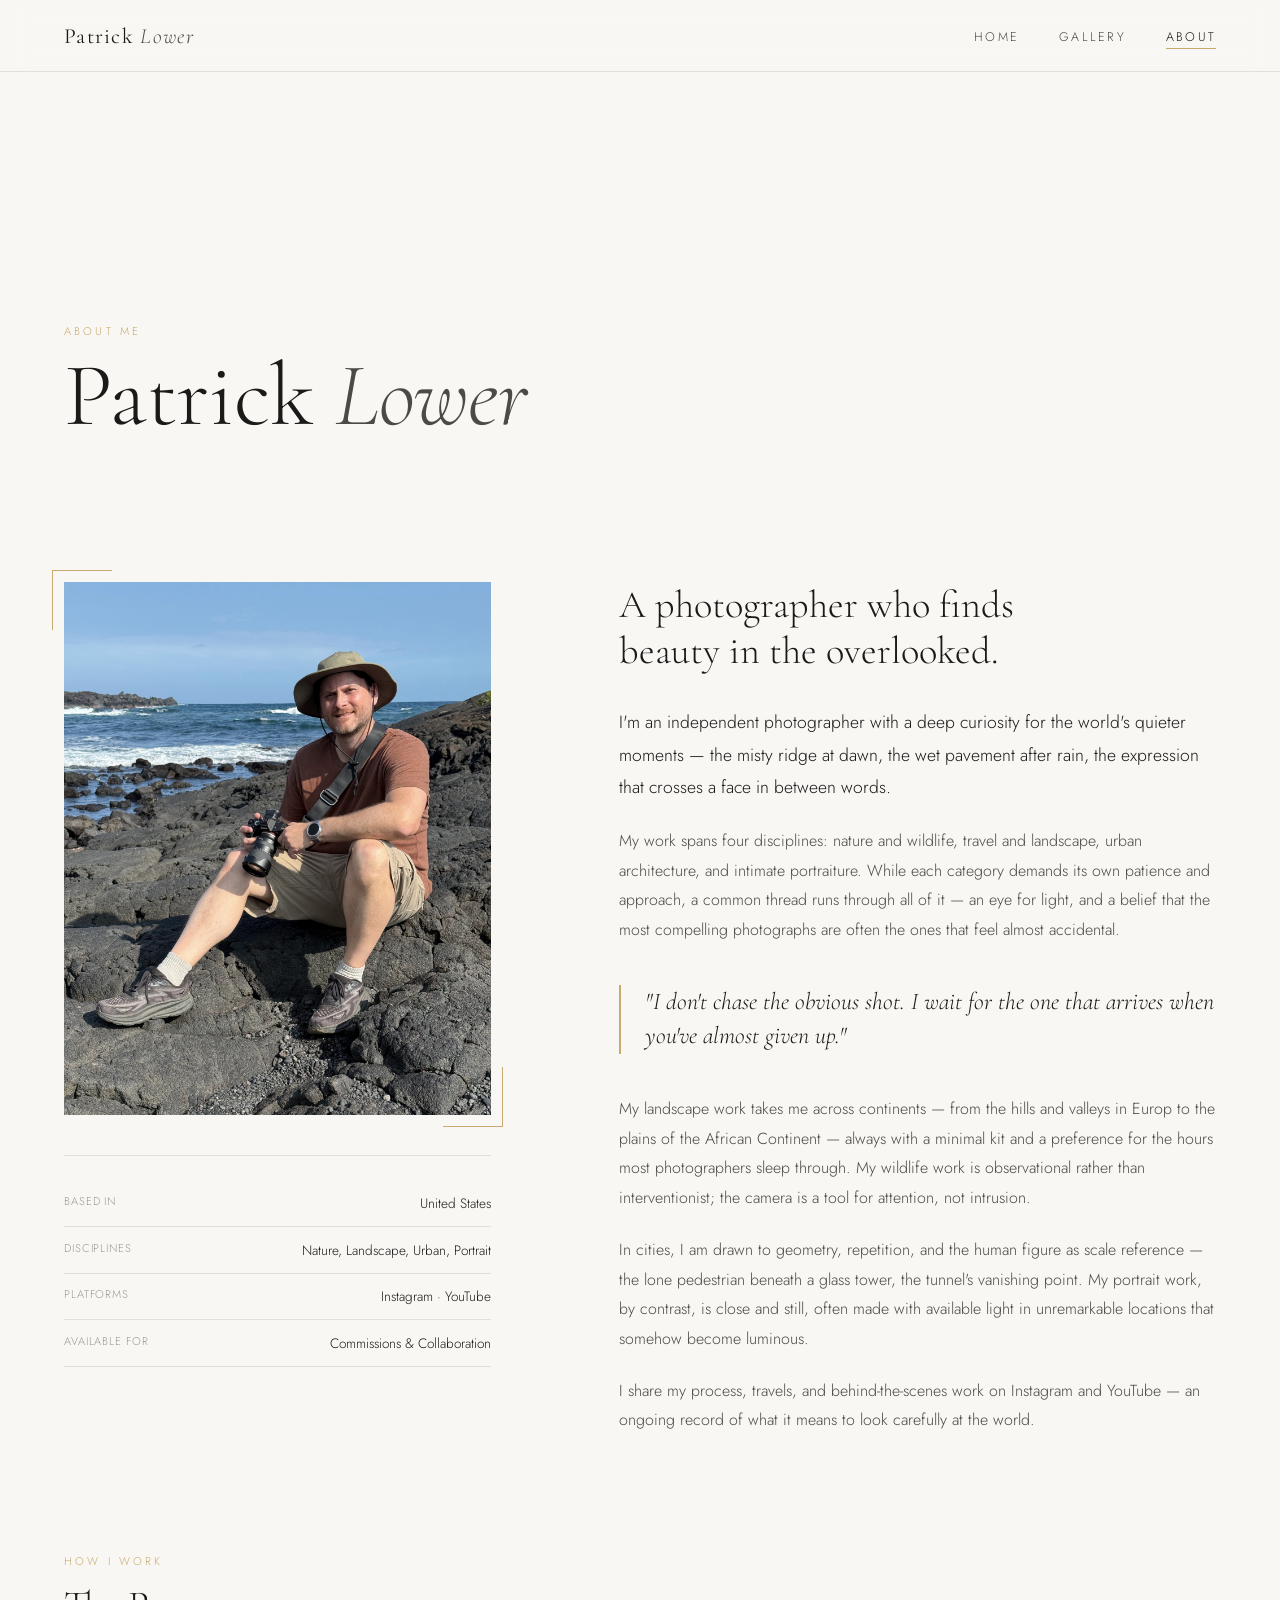
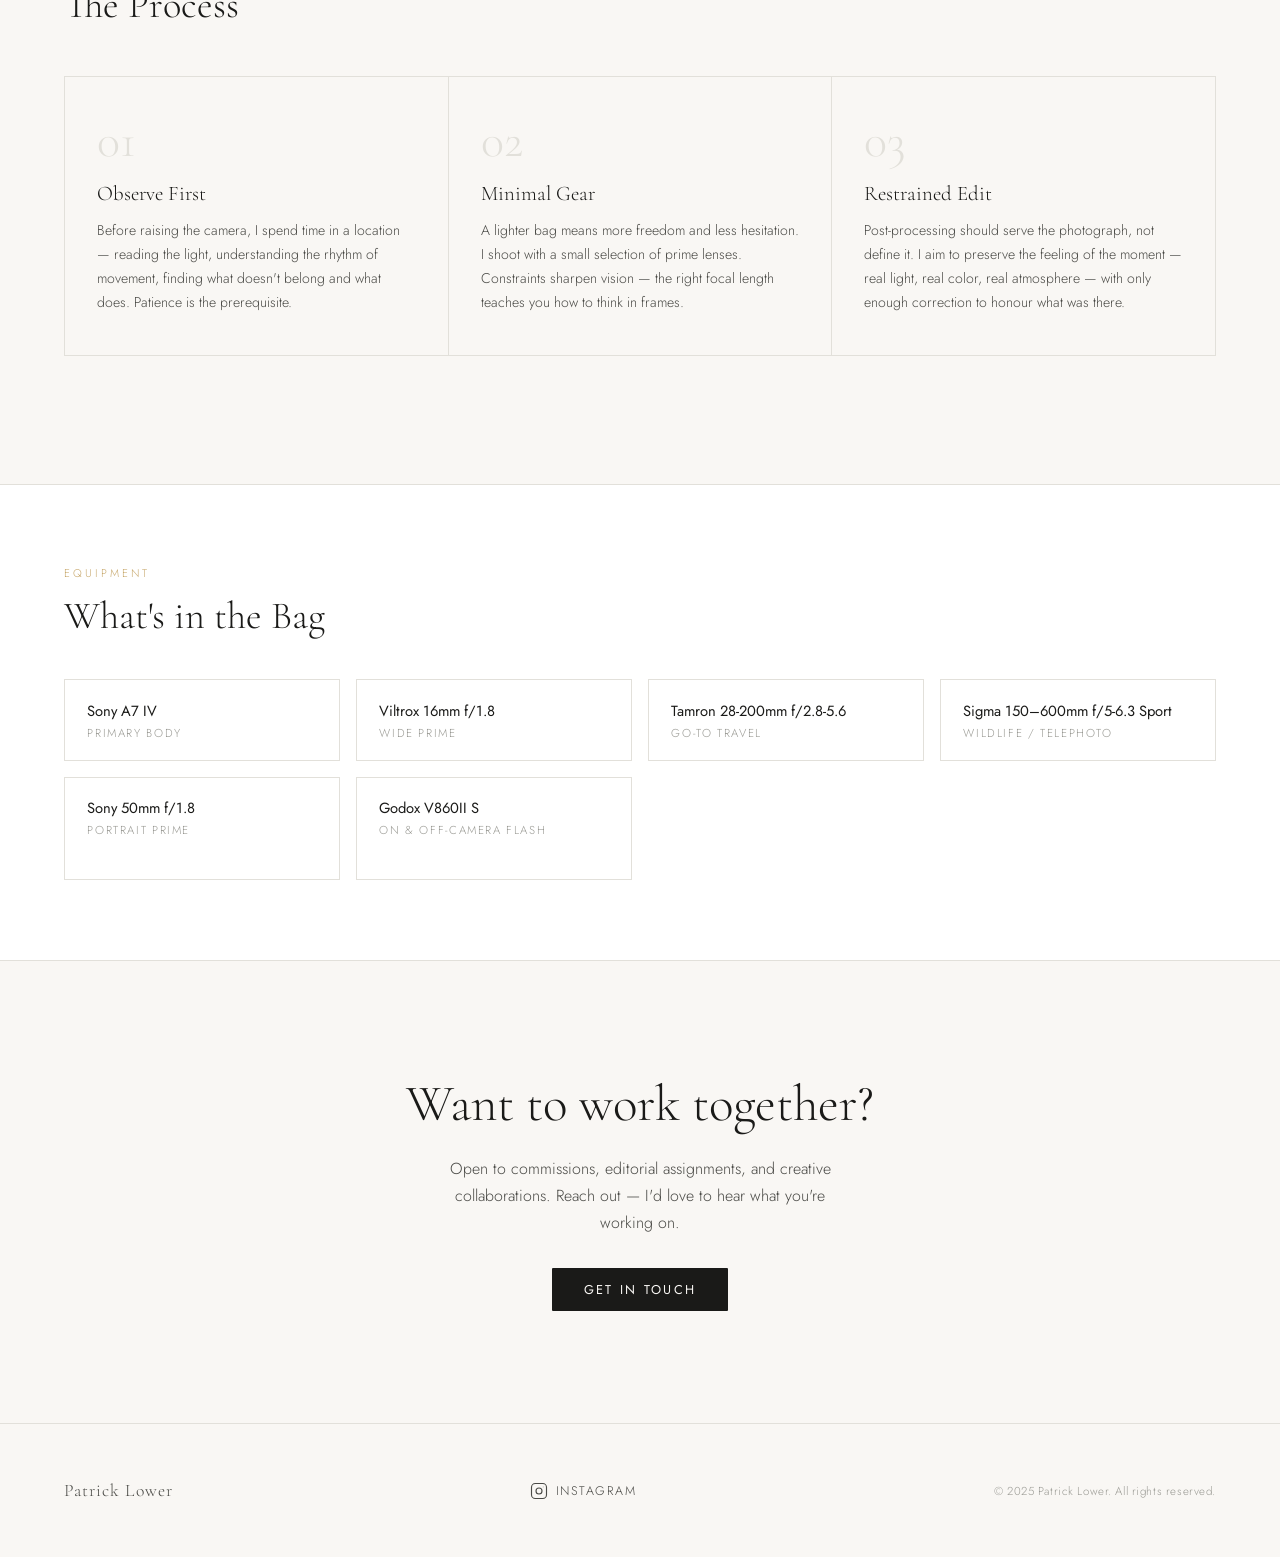
<file: about.html>
<!DOCTYPE html>
<html lang="en">
<head>
  <meta charset="UTF-8">
  <meta name="viewport" content="width=device-width, initial-scale=1.0">
  <title>About — Patrick Lower Photography</title>
  <meta name="description" content="Learn about Patrick Lower — fine art and documentary photographer based in the United States.">
  <link rel="canonical" href="https://www.patricklower.com/about.html">
  <link rel="stylesheet" href="style.css">
</head>
<body class="page-body">

<!-- NAV -->
<nav class="site-nav">
  <a href="index.html" class="nav-brand">Patrick <span>Lower</span></a>
  <ul class="nav-links">
    <li><a href="index.html">Home</a></li>
    <!--<li><a href="albums/nature.html">Nature</a></li>
    <li><a href="albums/landscape.html">Landscape</a></li>
    <li><a href="albums/urban.html">Urban</a></li>
    <li><a href="albums/portrait.html">Portrait</a></li>-->
    <li><a href="https://patricklowerphotography.shootproof.com/" target="_blank">Gallery</a></li>
    <li><a href="about.html">About</a></li>
  </ul>
  <button class="nav-toggle" aria-label="Menu">
    <span></span><span></span><span></span>
  </button>
</nav>

<!-- HERO -->
<section class="about-hero">
  <div class="about-hero-bg"></div>
  <div class="about-hero-content">
    <p class="section-eyebrow">About me</p>
    <h1 class="about-hero-name">Patrick <em>Lower</em></h1>
  </div>
</section>

<!-- MAIN BIO -->
<section class="about-main">

  <div class="about-portrait reveal">
    <div class="about-photo-wrap">
      <img
        src="/images/IMG_1995.jpg"
        alt="Patrick Lower — Photographer"
      >
    </div>
    <div class="quick-facts">
      <div class="fact-item">
        <span class="fact-label">Based In</span>
        <span class="fact-value">United States</span>
      </div>
      <div class="fact-item">
        <span class="fact-label">Disciplines</span>
        <span class="fact-value">Nature, Landscape, Urban, Portrait</span>
      </div>
      <div class="fact-item">
        <span class="fact-label">Platforms</span>
        <span class="fact-value">Instagram · YouTube</span>
      </div>
      <div class="fact-item">
        <span class="fact-label">Available For</span>
        <span class="fact-value">Commissions &amp; Collaboration</span>
      </div>
    </div>
  </div>

  <div class="about-bio">
    <h2 class="reveal">A photographer who finds<br>beauty in the overlooked.</h2>

    <p class="reveal">
      I'm an independent photographer with a deep curiosity for the world's quieter moments — 
      the misty ridge at dawn, the wet pavement after rain, the expression that crosses a face in between words.
    </p>

    <p class="reveal">
      My work spans four disciplines: nature and wildlife, travel and landscape, urban architecture, and 
      intimate portraiture. While each category demands its own patience and approach, a common thread runs 
      through all of it — an eye for light, and a belief that the most compelling photographs are often the 
      ones that feel almost accidental.
    </p>

    <blockquote class="pull-quote reveal">
      "I don't chase the obvious shot. I wait for the one that arrives when you've almost given up."
    </blockquote>

    <p class="reveal">
      My landscape work takes me across continents — from the hills and valleys in Europ to the 
      plains of the African Continent — always with a minimal kit and a preference for the hours most photographers sleep 
      through. My wildlife work is observational rather than interventionist; the camera is a tool for attention, 
      not intrusion.
    </p>

    <p class="reveal">
      In cities, I am drawn to geometry, repetition, and the human figure as scale reference — the lone 
      pedestrian beneath a glass tower, the tunnel's vanishing point. My portrait work, by contrast, is close 
      and still, often made with available light in unremarkable locations that somehow become luminous.
    </p>

    <p class="reveal">
      I share my process, travels, and behind-the-scenes work on Instagram and YouTube — an ongoing 
      record of what it means to look carefully at the world.
    </p>
  </div>

</section>

<!-- PROCESS -->
<section class="process">
  <div class="process-head reveal">
    <p class="section-eyebrow">How I Work</p>
    <h2 class="process-title">The Process</h2>
  </div>
  <div class="process-grid">
    <div class="process-card reveal">
      <div class="process-num">01</div>
      <div class="process-card-title">Observe First</div>
      <p class="process-card-text">Before raising the camera, I spend time in a location — reading the light, understanding the rhythm of movement, finding what doesn't belong and what does. Patience is the prerequisite.</p>
    </div>
    <div class="process-card reveal">
      <div class="process-num">02</div>
      <div class="process-card-title">Minimal Gear</div>
      <p class="process-card-text">A lighter bag means more freedom and less hesitation. I shoot with a small selection of prime lenses. Constraints sharpen vision — the right focal length teaches you how to think in frames.</p>
    </div>
    <div class="process-card reveal">
      <div class="process-num">03</div>
      <div class="process-card-title">Restrained Edit</div>
      <p class="process-card-text">Post-processing should serve the photograph, not define it. I aim to preserve the feeling of the moment — real light, real color, real atmosphere — with only enough correction to honour what was there.</p>
    </div>
  </div>
</section>

<!-- GEAR -->
<section class="gear-section">
  <div class="reveal">
    <p class="section-eyebrow">Equipment</p>
    <h2 class="gear-title">What's in the Bag</h2>
  </div>
  <div class="gear-list">
    <div class="gear-item reveal">
      <span class="gear-name">Sony A7 IV</span>
      <span class="gear-type">Primary Body</span>
    </div>
    <div class="gear-item reveal">
      <span class="gear-name">Viltrox 16mm f/1.8</span>
      <span class="gear-type">Wide Prime</span>
    </div>
    <div class="gear-item reveal">
      <span class="gear-name">Tamron 28-200mm f/2.8-5.6</span>
      <span class="gear-type">Go-to Travel</span>
    </div>
    <div class="gear-item reveal">
      <span class="gear-name">Sigma 150–600mm f/5-6.3 Sport</span>
      <span class="gear-type">Wildlife / Telephoto</span>
    </div>
    <div class="gear-item reveal">
      <span class="gear-name">Sony 50mm f/1.8</span>
      <span class="gear-type">Portrait Prime</span>
    </div>
    <div class="gear-item reveal">
      <span class="gear-name">Godox V860II S</span>
      <span class="gear-type">On & Off-Camera Flash</span>
    </div>
    <div class="gear-item reveal">
      <span class="gear-name">Manfrotto Befree GT Travel Aluminum Tripod</span>
      <span class="gear-type">Support</span>
    </div>
    <div class="gear-item reveal">
      <span class="gear-name">Lightrom Classic</span>
      <span class="gear-type">RAW Processing</span>
    </div>
  </div>
</section>

<!-- CTA -->
<section class="about-cta">
  <h2 class="reveal">Want to work together?</h2>
  <p class="reveal">Open to commissions, editorial assignments, and creative collaborations. Reach out — I'd love to hear what you're working on.</p>
  <div class="reveal">
    <a href="https://patricklowerphotography.shootproof.com/contact" class="btn btn-dark">Get In Touch</a>
  </div>
</section>

<!-- FOOTER -->
<footer class="site-footer">
  <div class="footer-brand">Patrick Lower</div>
  <div class="footer-social">
    <a href="https://www.instagram.com/patricklowerphotography/" target="_blank" rel="noopener">
      <svg viewBox="0 0 24 24" width="18" height="18" stroke="currentColor" fill="none" stroke-width="1.5">
        <rect x="2" y="2" width="20" height="20" rx="5" ry="5"/>
        <circle cx="12" cy="12" r="4"/>
        <circle cx="17.5" cy="6.5" r="0.5" fill="currentColor" stroke="none"/>
      </svg>
      Instagram
    </a>
    <!--<a href="https://www.youtube.com/" target="_blank" rel="noopener">
      <svg viewBox="0 0 24 24" width="18" height="18" stroke="currentColor" fill="none" stroke-width="1.5">
        <path d="M22.54 6.42a2.78 2.78 0 0 0-1.95-1.96C18.88 4 12 4 12 4s-6.88 0-8.59.46A2.78 2.78 0 0 0 1.46 6.42 29 29 0 0 0 1 12a29 29 0 0 0 .46 5.58 2.78 2.78 0 0 0 1.95 1.96C5.12 20 12 20 12 20s6.88 0 8.59-.46a2.78 2.78 0 0 0 1.95-1.96A29 29 0 0 0 23 12a29 29 0 0 0-.46-5.58z"/>
        <polygon points="9.75 15.02 15.5 12 9.75 8.98 9.75 15.02" fill="var(--cream)" stroke="none"/>
      </svg>
      YouTube
    </a>-->
  </div>
  <div class="footer-copy">© 2025 Patrick Lower. All rights reserved.</div>
</footer>

<script src="main.js"></script>
</body>
</html>
</file>
<file: style.css>
/* ============================================================
   Patrick Lower Photography — Global Stylesheet
   Clean & Minimal / Light aesthetic
   Fonts: Cormorant Garamond (display) + Jost (body)
   ============================================================ */

@import url('https://fonts.googleapis.com/css2?family=Cormorant+Garamond:ital,wght@0,300;0,400;0,600;1,300;1,400&family=Jost:wght@300;400;500&display=swap');

:root {
  --cream:    #f9f7f4;
  --white:    #ffffff;
  --ink:      #1a1a18;
  --ink-mid:  #4a4a46;
  --ink-light:#9a9a94;
  --rule:     #e2e0da;
  --accent:   #c8a96e;          /* warm gold — subtle, not loud */
  --nav-h:    72px;
}

*, *::before, *::after { box-sizing: border-box; margin: 0; padding: 0; }

html { font-size: 16px; scroll-behavior: smooth; }

body {
  background: var(--cream);
  color: var(--ink);
  font-family: 'Jost', sans-serif;
  font-weight: 300;
  -webkit-font-smoothing: antialiased;
}

img { display: block; max-width: 100%; }
a   { color: inherit; text-decoration: none; }

/* ── NAVIGATION ─────────────────────────────────────── */
.site-nav {
  position: fixed;
  top: 0; left: 0; right: 0;
  height: var(--nav-h);
  z-index: 200;
  display: flex;
  align-items: center;
  justify-content: space-between;
  padding: 0 5vw;
  background: rgba(249,247,244,0.88);
  backdrop-filter: blur(14px);
  border-bottom: 1px solid var(--rule);
  transition: background 0.3s;
}

.nav-brand {
  font-family: 'Cormorant Garamond', serif;
  font-weight: 400;
  font-size: 1.35rem;
  letter-spacing: 0.06em;
  color: var(--ink);
}

.nav-brand span {
  font-weight: 300;
  font-style: italic;
  color: var(--ink-mid);
}

.nav-links {
  display: flex;
  align-items: center;
  gap: 2.5rem;
  list-style: none;
}

.nav-links a {
  font-size: 0.78rem;
  letter-spacing: 0.18em;
  text-transform: uppercase;
  color: var(--ink-mid);
  transition: color 0.2s;
  position: relative;
}

.nav-links a::after {
  content: '';
  position: absolute;
  bottom: -3px; left: 0; right: 0;
  height: 1px;
  background: var(--accent);
  transform: scaleX(0);
  transform-origin: left;
  transition: transform 0.3s ease;
}

.nav-links a:hover,
.nav-links a.active { color: var(--ink); }
.nav-links a:hover::after,
.nav-links a.active::after { transform: scaleX(1); }

/* Hamburger (mobile) */
.nav-toggle {
  display: none;
  flex-direction: column;
  gap: 5px;
  cursor: pointer;
  padding: 4px;
  background: none;
  border: none;
  align-items: center;
  justify-content: center;
}
.nav-toggle span {
  display: block;
  width: 24px; height: 1.5px;
  background: var(--ink);
  transition: all 0.3s;
}

/* ── PAGE WRAPPER ────────────────────────────────────── */
.page-body { padding-top: var(--nav-h); }

/* ── SCROLL REVEAL ───────────────────────────────────── */
.reveal {
  opacity: 0;
  transform: translateY(28px);
  transition: opacity 0.75s ease, transform 0.75s ease;
}
.reveal.visible { opacity: 1; transform: translateY(0); }

/* ── SECTION LABEL ───────────────────────────────────── */
.section-eyebrow {
  font-size: 0.7rem;
  letter-spacing: 0.28em;
  text-transform: uppercase;
  color: var(--accent);
  margin-bottom: 0.8rem;
}

/* ── FOOTER ──────────────────────────────────────────── */
.site-footer {
  border-top: 1px solid var(--rule);
  padding: 3.5rem 5vw;
  display: flex;
  align-items: center;
  justify-content: space-between;
  flex-wrap: wrap;
  gap: 1.5rem;
}

.footer-brand {
  font-family: 'Cormorant Garamond', serif;
  font-size: 1.1rem;
  letter-spacing: 0.06em;
  color: var(--ink-mid);
}

.footer-social {
  display: flex;
  align-items: center;
  gap: 1.5rem;
}

.footer-social a {
  display: flex;
  align-items: center;
  gap: 0.45rem;
  font-size: 0.78rem;
  letter-spacing: 0.12em;
  text-transform: uppercase;
  color: var(--ink-mid);
  transition: color 0.2s;
}

.footer-social a:hover { color: var(--ink); }

.footer-social svg {
  width: 18px; height: 18px;
  stroke: currentColor;
  fill: none;
  stroke-width: 1.5;
}

.footer-copy {
  font-size: 0.72rem;
  color: var(--ink-light);
  letter-spacing: 0.05em;
}

/* ── LIGHTBOX ────────────────────────────────────────── */
.lightbox {
  display: none;
  position: fixed;
  inset: 0;
  z-index: 500;
  background: rgba(249,247,244,0.97);
  align-items: center;
  justify-content: center;
  flex-direction: column;
  gap: 1rem;
}

.lightbox.open { display: flex; }

.lightbox img {
  max-width: min(90vw, 1100px);
  max-height: 82vh;
  object-fit: contain;
  box-shadow: 0 20px 80px rgba(0,0,0,0.12);
}

.lightbox-close {
  position: absolute;
  top: 2rem; right: 2.5rem;
  font-size: 1.8rem;
  color: var(--ink-mid);
  cursor: pointer;
  line-height: 1;
  transition: color 0.2s;
}
.lightbox-close:hover { color: var(--ink); }

.lightbox-caption {
  font-family: 'Cormorant Garamond', serif;
  font-style: italic;
  font-size: 1rem;
  color: var(--ink-mid);
  letter-spacing: 0.04em;
}

.lb-nav {
  position: absolute;
  top: 50%; transform: translateY(-50%);
  font-size: 2rem;
  color: var(--ink-light);
  cursor: pointer;
  transition: color 0.2s;
  user-select: none;
  padding: 1rem;
}
.lb-nav:hover { color: var(--ink); }
.lb-prev { left: 1.5rem; }
.lb-next { right: 1.5rem; }

/* ── BUTTONS ─────────────────────────────────────────── */
.btn {
  display: inline-block;
  padding: 0.75rem 2rem;
  font-family: 'Jost', sans-serif;
  font-size: 0.8rem;
  font-weight: 400;
  letter-spacing: 0.18em;
  text-transform: uppercase;
  border-radius: 1px;
  transition: all 0.25s;
}

.btn-dark { background: var(--ink); color: var(--cream); }
.btn-dark:hover { background: var(--ink-mid); }

.btn-outline {
  border: 1px solid var(--ink);
  color: var(--ink);
}
.btn-outline:hover { background: var(--ink); color: var(--cream); }

/* ── HERO (index) ────────────────────────────────────── */
.hero {
  position: relative;
  height: 100svh;
  min-height: 540px;
  overflow: hidden;
  display: flex;
  align-items: flex-end;
}

.hero-slides { position: absolute; inset: 0; }

.hero-slide {
  position: absolute;
  inset: 0;
  background-size: cover;
  background-position: center;
  opacity: 0;
  transform: scale(1.04);
  transition: opacity 1.2s ease, transform 6s ease;
}

.hero-slide.active {
  opacity: 1;
  transform: scale(1.0);
}

.hero-slide::after {
  content: '';
  position: absolute;
  inset: 0;
  background: linear-gradient(
    to bottom,
    rgba(249,247,244,0.04) 0%,
    rgba(249,247,244,0.0)  40%,
    rgba(249,247,244,0.55) 80%,
    rgba(249,247,244,0.92) 100%
  );
}

.hero-content {
  position: relative;
  z-index: 2;
  padding: 0 5vw 6vh;
  max-width: 780px;
}

.hero-eyebrow {
  font-size: 0.72rem;
  letter-spacing: 0.3em;
  text-transform: uppercase;
  color: var(--accent);
  margin-bottom: 1rem;
  opacity: 0;
  animation: fadeUp 0.9s 0.3s forwards;
}

.hero-title {
  font-family: 'Cormorant Garamond', serif;
  font-weight: 300;
  font-size: clamp(3.2rem, 8vw, 7rem);
  line-height: 0.95;
  letter-spacing: -0.01em;
  color: var(--ink);
  opacity: 0;
  animation: fadeUp 0.9s 0.5s forwards;
}

.hero-title em {
  font-style: italic;
  color: var(--ink-mid);
}

.hero-sub {
  margin-top: 1.4rem;
  font-size: 0.95rem;
  color: var(--ink-mid);
  max-width: 380px;
  line-height: 1.7;
  opacity: 0;
  animation: fadeUp 0.9s 0.75s forwards;
}

.hero-cta {
  margin-top: 2.2rem;
  display: flex;
  gap: 1rem;
  flex-wrap: wrap;
  opacity: 0;
  animation: fadeUp 0.9s 1s forwards;
}

@keyframes fadeUp {
  from { opacity: 0; transform: translateY(20px); }
  to   { opacity: 1; transform: translateY(0); }
}

.hero-dots {
  position: absolute;
  bottom: 2.5rem;
  right: 5vw;
  z-index: 3;
  display: flex;
  gap: 8px;
}

.hero-dot {
  width: 28px; height: 2px;
  background: var(--ink-light);
  cursor: pointer;
  transition: background 0.3s, width 0.3s;
}

.hero-dot.active {
  background: var(--ink);
  width: 48px;
}

/* ── FEATURED SECTION (index) ────────────────────────── */
.featured {
  padding: 8rem 5vw;
}

.featured-head {
  display: flex;
  justify-content: space-between;
  align-items: flex-end;
  margin-bottom: 3.5rem;
  flex-wrap: wrap;
  gap: 1rem;
}

.featured-title {
  font-family: 'Cormorant Garamond', serif;
  font-weight: 300;
  font-size: clamp(2rem, 4vw, 3.2rem);
  line-height: 1.1;
}

.view-all {
  font-size: 0.78rem;
  letter-spacing: 0.16em;
  text-transform: uppercase;
  color: var(--ink-mid);
  border-bottom: 1px solid var(--rule);
  padding-bottom: 2px;
  transition: color 0.2s, border-color 0.2s;
}
.view-all:hover { color: var(--ink); border-color: var(--accent); }

.feat-grid {
  display: grid;
  grid-template-columns: 1.6fr 1fr;
  grid-template-rows: 420px 280px;
  gap: 12px;
}

.feat-item {
  overflow: hidden;
  position: relative;
  background: var(--rule);
}

.feat-item:first-child {
  grid-row: 1 / 3;
}

.feat-item img {
  width: 100%; height: 100%;
  object-fit: cover;
  transition: transform 0.7s ease;
}

.feat-item:hover img { transform: scale(1.04); }

.feat-item-label {
  position: absolute;
  bottom: 0; left: 0; right: 0;
  padding: 2rem 1.5rem 1.2rem;
  background: linear-gradient(transparent, rgba(249,247,244,0.88));
  opacity: 0;
  transition: opacity 0.3s;
}

.feat-item:hover .feat-item-label { opacity: 1; }

.feat-item-cat {
  font-size: 0.68rem;
  letter-spacing: 0.22em;
  text-transform: uppercase;
  color: var(--accent);
  margin-bottom: 0.3rem;
}

.feat-item-name {
  font-family: 'Cormorant Garamond', serif;
  font-size: 1.1rem;
  color: var(--ink);
}

/* ── ALBUMS STRIP (index) ────────────────────────────── */
.albums-strip {
  padding: 0 5vw 8rem;
}

.strip-head {
  margin-bottom: 2.5rem;
}

.strip-title {
  font-family: 'Cormorant Garamond', serif;
  font-weight: 300;
  font-size: clamp(1.8rem, 3.5vw, 2.8rem);
}

.albums-row {
  display: grid;
  grid-template-columns: repeat(4, 1fr);
  gap: 16px;
}

.album-thumb {
  display: block;
  position: relative;
  overflow: hidden;
  aspect-ratio: 3/4;
  background: var(--rule);
}

.album-thumb img {
  width: 100%; height: 100%;
  object-fit: cover;
  transition: transform 0.6s ease;
  filter: saturate(0.9);
}

.album-thumb:hover img { transform: scale(1.05); filter: saturate(1); }

.album-thumb-overlay {
  position: absolute;
  inset: 0;
  background: linear-gradient(transparent 50%, rgba(249,247,244,0.85) 100%);
  display: flex;
  flex-direction: column;
  justify-content: flex-end;
  padding: 1.4rem 1.2rem;
}

.album-thumb-name {
  font-family: 'Cormorant Garamond', serif;
  font-size: 1.15rem;
  font-weight: 400;
  color: var(--ink);
  letter-spacing: 0.02em;
}

.album-thumb-count {
  font-size: 0.7rem;
  letter-spacing: 0.18em;
  text-transform: uppercase;
  color: var(--ink-light);
  margin-top: 0.2rem;
}

/* ── PHILOSOPHY QUOTE (index) ────────────────────────── */
.philosophy {
  border-top: 1px solid var(--rule);
  border-bottom: 1px solid var(--rule);
  padding: 7rem 5vw;
  text-align: center;
}

.philosophy blockquote {
  font-family: 'Cormorant Garamond', serif;
  font-size: clamp(1.6rem, 3.5vw, 2.8rem);
  font-weight: 300;
  font-style: italic;
  line-height: 1.45;
  max-width: 760px;
  margin: 0 auto;
  color: var(--ink);
}

.philosophy cite {
  display: block;
  margin-top: 2rem;
  font-family: 'Jost', sans-serif;
  font-style: normal;
  font-size: 0.78rem;
  letter-spacing: 0.2em;
  text-transform: uppercase;
  color: var(--ink-light);
}

/* ── ABOUT HERO ──────────────────────────────────────── */
.about-hero {
  position: relative;
  height: 46vh;
  min-height: 300px;
  overflow: hidden;
  display: flex;
  align-items: flex-end;
}

.about-hero-bg {
  position: absolute;
  inset: 0;
  background-image: url('https://images.unsplash.com/photo-1533093818119-ac1fa47a6d59?w=1800&q=80');
  background-size: cover;
  background-position: center 30%;
  filter: brightness(0.6) saturate(0.7);
}

.about-hero::after {
  content: '';
  position: absolute;
  inset: 0;
  background: linear-gradient(transparent 20%, rgba(249,247,244,0.6) 70%, var(--cream) 100%);
}

.about-hero-content {
  position: relative;
  z-index: 2;
  padding: 0 5vw 5vh;
}

.about-hero-name {
  font-family: 'Cormorant Garamond', serif;
  font-weight: 300;
  font-size: clamp(3rem, 7vw, 6rem);
  line-height: 1;
  color: var(--ink);
}

.about-hero-name em {
  font-style: italic;
  color: var(--ink-mid);
}

/* ── ABOUT LAYOUT ────────────────────────────────────── */
.about-main {
  padding: 6rem 5vw;
  display: grid;
  grid-template-columns: 1fr 1.4fr;
  gap: 8rem;
  align-items: start;
}

.about-portrait {
  position: sticky;
  top: calc(var(--nav-h) + 2rem);
}

.about-photo-wrap {
  position: relative;
  margin-bottom: 2.5rem;
}

.about-photo-wrap img {
  width: 100%;
  aspect-ratio: 4/5;
  object-fit: cover;
  object-position: top;
  filter: saturate(0.85);
}

.about-photo-wrap::before {
  content: '';
  position: absolute;
  top: -12px; left: -12px;
  width: 60px; height: 60px;
  border-top: 1px solid var(--accent);
  border-left: 1px solid var(--accent);
}

.about-photo-wrap::after {
  content: '';
  position: absolute;
  bottom: -12px; right: -12px;
  width: 60px; height: 60px;
  border-bottom: 1px solid var(--accent);
  border-right: 1px solid var(--accent);
}

.quick-facts {
  border-top: 1px solid var(--rule);
  padding-top: 1.5rem;
}

.fact-item {
  display: flex;
  justify-content: space-between;
  padding: 0.8rem 0;
  border-bottom: 1px solid var(--rule);
  font-size: 0.85rem;
}

.fact-label {
  color: var(--ink-light);
  letter-spacing: 0.08em;
  text-transform: uppercase;
  font-size: 0.7rem;
}

.fact-value {
  color: var(--ink);
  text-align: right;
}

.about-bio h2 {
  font-family: 'Cormorant Garamond', serif;
  font-weight: 300;
  font-size: clamp(1.8rem, 3vw, 2.8rem);
  line-height: 1.2;
  margin-bottom: 2rem;
}

.about-bio p {
  font-size: 1rem;
  line-height: 1.85;
  color: var(--ink-mid);
  margin-bottom: 1.4rem;
}

.about-bio p:first-of-type {
  font-size: 1.1rem;
  color: var(--ink);
}

.about-bio .pull-quote {
  font-family: 'Cormorant Garamond', serif;
  font-style: italic;
  font-size: 1.5rem;
  color: var(--ink);
  line-height: 1.45;
  border-left: 2px solid var(--accent);
  padding-left: 1.5rem;
  margin: 2.5rem 0;
}

/* ── PROCESS SECTION (about) ─────────────────────────── */
.process {
  padding: 0 5vw 8rem;
}

.process-head {
  margin-bottom: 3rem;
}

.process-title {
  font-family: 'Cormorant Garamond', serif;
  font-weight: 300;
  font-size: clamp(1.8rem, 3vw, 2.8rem);
}

.process-grid {
  display: grid;
  grid-template-columns: repeat(3, 1fr);
  gap: 1px;
  background: var(--rule);
  border: 1px solid var(--rule);
}

.process-card {
  background: var(--cream);
  padding: 2.5rem 2rem;
  transition: background 0.25s;
}

.process-card:hover { background: var(--white); }

.process-num {
  font-family: 'Cormorant Garamond', serif;
  font-size: 3rem;
  font-weight: 300;
  color: var(--rule);
  line-height: 1;
  margin-bottom: 1rem;
}

.process-card-title {
  font-family: 'Cormorant Garamond', serif;
  font-size: 1.3rem;
  margin-bottom: 0.8rem;
  color: var(--ink);
}

.process-card-text {
  font-size: 0.88rem;
  line-height: 1.7;
  color: var(--ink-mid);
}

/* ── GEAR (about) ────────────────────────────────────── */
.gear-section {
  background: var(--white);
  border-top: 1px solid var(--rule);
  border-bottom: 1px solid var(--rule);
  padding: 5rem 5vw;
}

.gear-title {
  font-family: 'Cormorant Garamond', serif;
  font-weight: 300;
  font-size: clamp(1.8rem, 3vw, 2.5rem);
  margin-bottom: 2.5rem;
}

.gear-list {
  display: grid;
  grid-template-columns: repeat(auto-fill, minmax(220px, 1fr));
  gap: 1rem;
}

.gear-item {
  padding: 1.2rem 1.4rem;
  border: 1px solid var(--rule);
  display: flex;
  flex-direction: column;
  gap: 0.2rem;
}

.gear-name {
  font-size: 0.92rem;
  font-weight: 400;
  color: var(--ink);
}

.gear-type {
  font-size: 0.72rem;
  letter-spacing: 0.14em;
  text-transform: uppercase;
  color: var(--ink-light);
}

/* ── ABOUT CTA ───────────────────────────────────────── */
.about-cta {
  padding: 7rem 5vw;
  text-align: center;
}

.about-cta h2 {
  font-family: 'Cormorant Garamond', serif;
  font-weight: 300;
  font-size: clamp(2rem, 4vw, 3.5rem);
  margin-bottom: 1.2rem;
}

.about-cta p {
  color: var(--ink-mid);
  max-width: 420px;
  margin: 0 auto 2rem;
  line-height: 1.7;
}

@media (max-width: 900px) {
  .feat-grid {
    grid-template-columns: 1fr 1fr;
    grid-template-rows: 300px 200px;
  }
  .feat-item:first-child { grid-row: auto; }
  .albums-row { grid-template-columns: repeat(2,1fr); }

  .about-main { grid-template-columns: 1fr; gap: 3rem; }
  .about-portrait { position: static; }
  .about-photo-wrap img { aspect-ratio: 3/2; }
  .process-grid { grid-template-columns: 1fr; }
}

@media (max-width: 600px) {
  .feat-grid { grid-template-columns: 1fr; grid-template-rows: repeat(3, 260px); }
  .albums-row { grid-template-columns: repeat(2,1fr); gap: 10px; }
}

/* ── RESPONSIVE ──────────────────────────────────────── */
@media (max-width: 768px) {
  .nav-toggle { 
    display: flex !important;
    visibility: visible !important;
    height: var(--nav-h);
    width: 44px;
  }

  .nav-links {
    display: none;
    position: fixed;
    top: 0; left: 0; right: 0;
    flex-direction: column;
    gap: 0;
    background: var(--cream);
    border-bottom: 1px solid var(--rule);
    padding: 1rem 0;
    z-index: 199;
  }

  .nav-links.open {
    display: flex;
  }

  .nav-links li { width: 100%; text-align: center; }
  .nav-links a { display: block; padding: 0.9rem 0; font-size: 0.82rem; }

  .site-footer { flex-direction: column; align-items: flex-start; gap: 1rem; }
}
</file>
